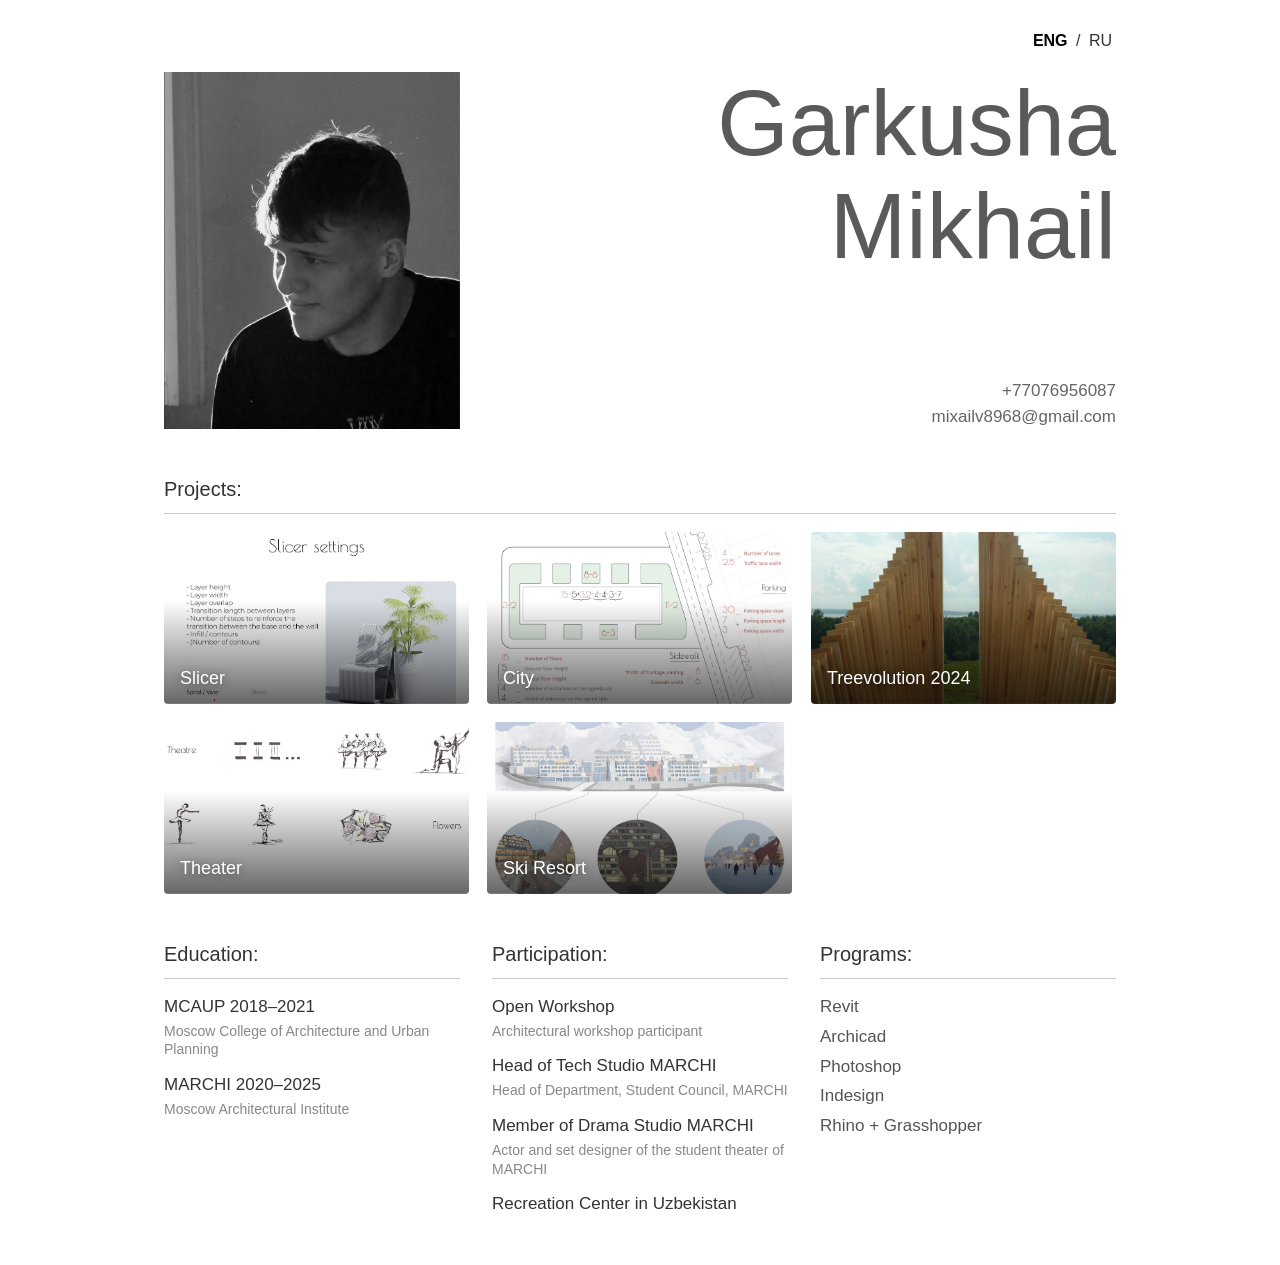
<file: index.html>
<!DOCTYPE html>
<html lang="en">
<head>
    <meta charset="UTF-8">
    <meta name="viewport" content="width=device-width, initial-scale=1.0">

    <title>Mikhail Garkusha</title>

    <!--
        Главная страница сайта — это CV.html.
        GitHub Pages открывает по адресу сайта файл index.html,
        поэтому он просто перенаправляет на CV.html.
    -->

    <meta http-equiv="refresh" content="0; url=CV.html">

    <link rel="canonical" href="CV.html">

    <script>
        location.replace("CV.html" + location.search + location.hash);
    </script>
</head>
<body>
    <p><a href="CV.html">Mikhail Garkusha</a></p>
</body>
</html>
</file>
<file: cv-previews.css>
/* =========================================================
   ПРЕВЬЮ ПРОЕКТОВ ПРИ ПРОКРУТКЕ (главная страница)
   Логика — в файле cv-previews.js.
   Всё ниже действует только на больших экранах:
   скрипт добавляет класс cv-scroll на <html>, когда эффект включён.
========================================================= */

/*
 * Пока эффект включён, страница не прокручивается обычным способом:
 * колесо мыши, тач и клавиши обрабатывает скрипт.
 */

.cv-scroll,
.cv-scroll body {
    overflow: hidden;
}

/*
 * ФИО при прокрутке уменьшается до ширины блока проектов: сжатие идёт
 * от правого верхнего угла, чтобы имя оставалось прижатым к правому краю.
 */

.cv-scroll .name-block {
    transform-origin: right top;
}


/* ---------------------------------------------------------
   БЛОКИ «ОБРАЗОВАНИЕ», «ПРОГРАММЫ», «УЧАСТИЕ»
--------------------------------------------------------- */

/* Подробности исчезают, заголовки остаются и переезжают влево */

.cv-scroll .blocks-row > .block-item:nth-child(-n+3) .text-content > .text-line:not(.heading) {
    opacity: max(0, calc(1 - var(--cv-p, 0) * 2.4));
}

.cv-details-off .blocks-row > .block-item:nth-child(-n+3) .text-content > .text-line:not(.heading) {
    pointer-events: none;
}

/*
 * В столбике подчёркивание у всех заголовков одной длины
 * (как на макете): обычное подчёркивание гаснет,
 * вместо него проявляется линия во всю ширину столбика.
 */

.cv-scroll .blocks-row > .block-item:nth-child(-n+3) .text-line.heading {
    position: relative;
    text-decoration-color: rgb(136 136 136 / calc(1 - var(--cv-p, 0)));
}

.cv-scroll .blocks-row > .block-item:nth-child(-n+3) .text-line.heading::after {
    content: "";
    position: absolute;
    right: 0;
    bottom: 4px;
    width: var(--stack-w, 0px);
    height: 1px;
    background: #888;
    opacity: var(--cv-p, 0);
}

.cv-stacked .blocks-row > .block-item:nth-child(-n+3) .text-line.heading {
    cursor: pointer;
}


/* ---------------------------------------------------------
   ПРЕВЬЮ
--------------------------------------------------------- */

.previews,
.preview-lines {
    display: none;
}

.cv-scroll .previews,
.cv-scroll .preview-lines {
    display: block;
}

.previews {
    position: fixed;
    inset: 0;
    overflow: hidden;
    pointer-events: none;
    z-index: 3;

    opacity: 0;
    visibility: hidden;
}

.previews.visible {
    visibility: visible;
}

.previews-track {
    position: absolute;
    top: 0;
    left: 0;
    will-change: transform;
}

.preview-item {
    display: block;
    position: relative;

    width: 100%;
    aspect-ratio: 16 / 9;
    margin-bottom: var(--preview-gap, 30px);

    background: #999;
    overflow: hidden;

    pointer-events: none;
}

.previews.interactive .preview-item {
    pointer-events: auto;
}

.preview-item img {
    display: block;
    width: 100%;
    height: 100%;
    object-fit: cover;

    transition: transform 0.6s cubic-bezier(0.22, 1, 0.36, 1);
}

.preview-item:hover img,
.preview-item.is-active img {
    transform: scale(1.04);
}


/* ---------------------------------------------------------
   ЛИНИИ ОТ ПРЕВЬЮ К НАЗВАНИЯМ ПРОЕКТОВ
--------------------------------------------------------- */

.preview-lines {
    position: fixed;
    left: 0;
    top: 0;
    width: 100%;
    height: 100%;

    pointer-events: none;
    overflow: visible;
    z-index: 4;
}

.preview-lines polyline {
    fill: none;
    stroke: #555;
    stroke-width: 1;
    stroke-linejoin: round;
    opacity: 0;
}


/* Подсветка названия проекта при наведении на его превью */

.project-link.hover-sync {
    transform: translateY(-3px) scale(1.1);
}


/* ---------------------------------------------------------
   СТРЕЛКА «ПРОКРУТИТЕ ВНИЗ»
   (видна только в исходном состоянии страницы)
--------------------------------------------------------- */

.cv-arrow {
    display: none;

    position: fixed;
    bottom: 26px;
    left: 50%;
    transform: translateX(-50%);

    width: 64px;
    height: 64px;
    padding: 0;

    align-items: center;
    justify-content: center;

    background: transparent;
    border: none;
    color: #333;
    cursor: pointer;

    z-index: 50;

    opacity: 1;
    transition: opacity 0.5s ease;
}

.cv-scroll .cv-arrow {
    display: flex;
}

.cv-arrow.hidden {
    opacity: 0;
    pointer-events: none;
}

.cv-arrow svg {
    display: block;
    width: 44px;
    height: 44px;
    animation: cvArrowBounce 2s ease-in-out infinite;
}

.cv-arrow:hover {
    color: #000;
}

.cv-arrow:hover svg {
    animation-play-state: paused;
}

@keyframes cvArrowBounce {
    0%, 100% {
        transform: translateY(0);
    }

    50% {
        transform: translateY(12px);
    }
}
</file>
